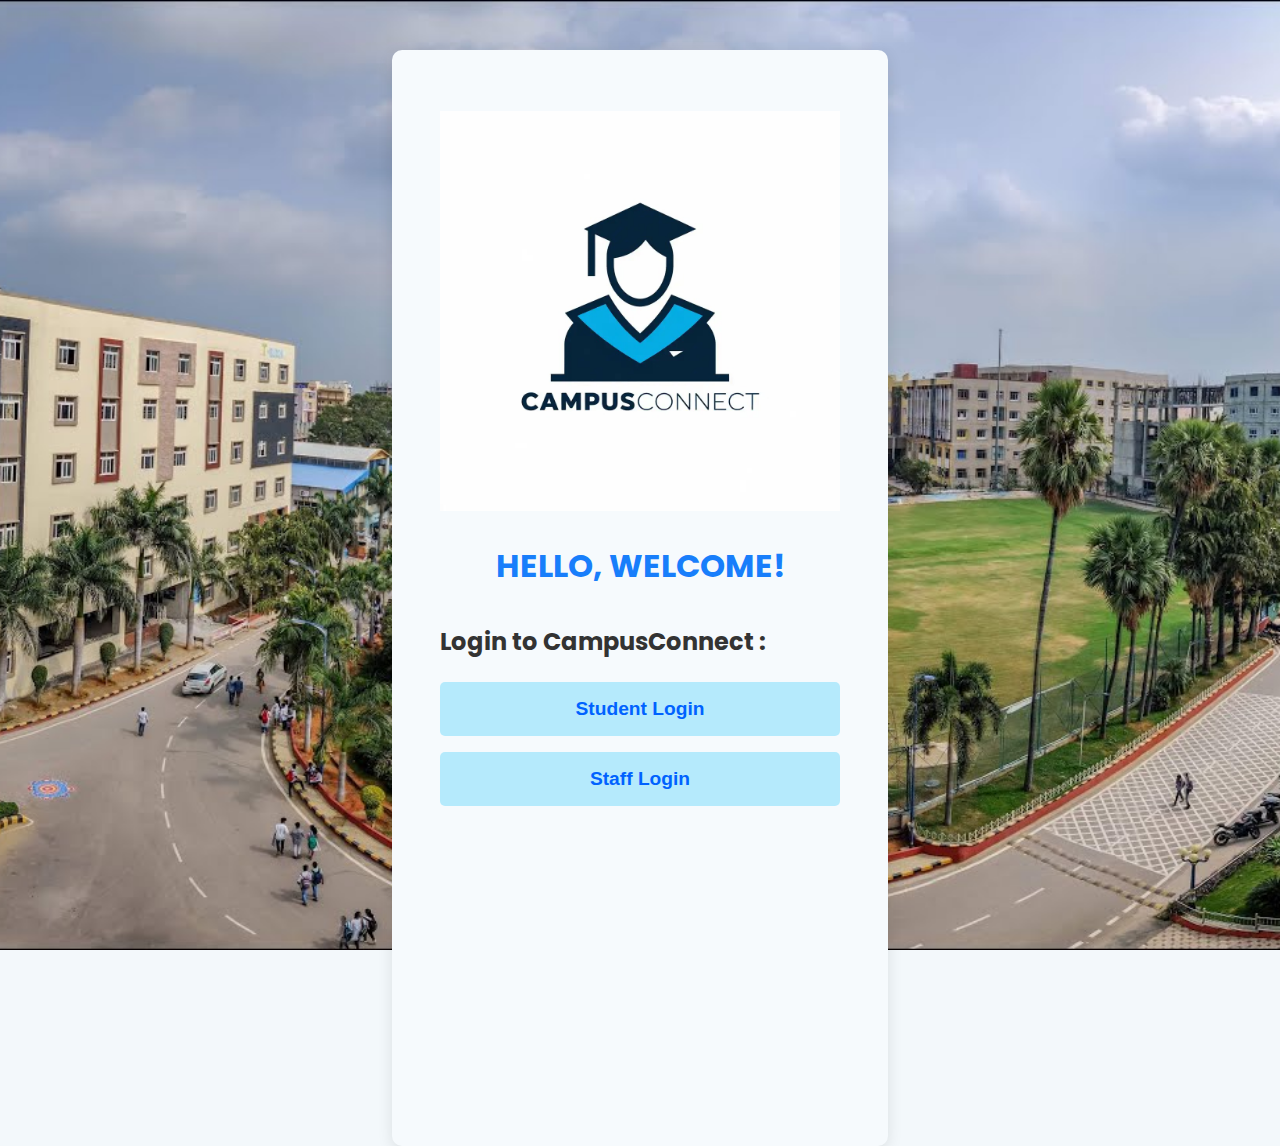
<file: index.html>
<!DOCTYPE html>
<html lang="en">
<head>
    <meta charset="UTF-8">
    <meta name="viewport" content="width=device-width, initial-scale=1.0">
    <title>CampusConnect Login</title>
    <link href="https://fonts.googleapis.com/css2?family=Poppins:wght@400;600&display=swap" rel="stylesheet">
    <link rel="stylesheet" href="style.css">
    <style>
        body{
            
            background-image: url("bc1.jpg") ;
             max-width: 100%;
             width:100%; 
             height:max-content;
             margin:0;
             padding: 0;
             background-size: cover;
             background-repeat: no-repeat;
             background-position: center;
             height: 100vh;
    }
   body::before{
    content: "";
    position:absolute;
    top: 0;
    left: 0;
    width: 100%;
    height: max-content;
    background: rgba(0, 0, 0, 0.4);
    z-index:-1
   }
        
    </style>
    
</head>
<body>
    <div class="bc"></div>
    <div class="login-container">
    <pre></pre>
        <img src="logo.jpg" alt="" width="100%" >
        <h1 align="center">HELLO, WELCOME!</h1>
        <h2 align="left">Login to CampusConnect :</h2></pre>
        
        <div id="role-selection">
            <button class="login-button student-login-btn">Student Login</button>
            <button class="login-button staff-login-btn">Staff Login</button>
        </div>

        <div id="login-forms">
            <div id="student-form" class="login-form hidden">
                <h2>Student Login</h2>
                <input type="text" placeholder="Student Username" class="login-input" required>
                <input type="password" placeholder="Password" class="login-input" required>
                <button class="submit-btn">Login</button>
                <button class="back-btn">Back</button>
            </div>
            
            <div id="staff-form" class="login-form hidden">
                <h2>Staff Login</h2>
                <input type="text" placeholder="Staff Username" class="login-input" required>
                <input type="password" placeholder="Password" class="login-input" required>
                <button class="submit-btn">Login</button>
                <button class="back-btn">Back</button>
            </div>
        </div>
    </div>
    
    <script src="script.js"></script>
</body>
</html>
</file>
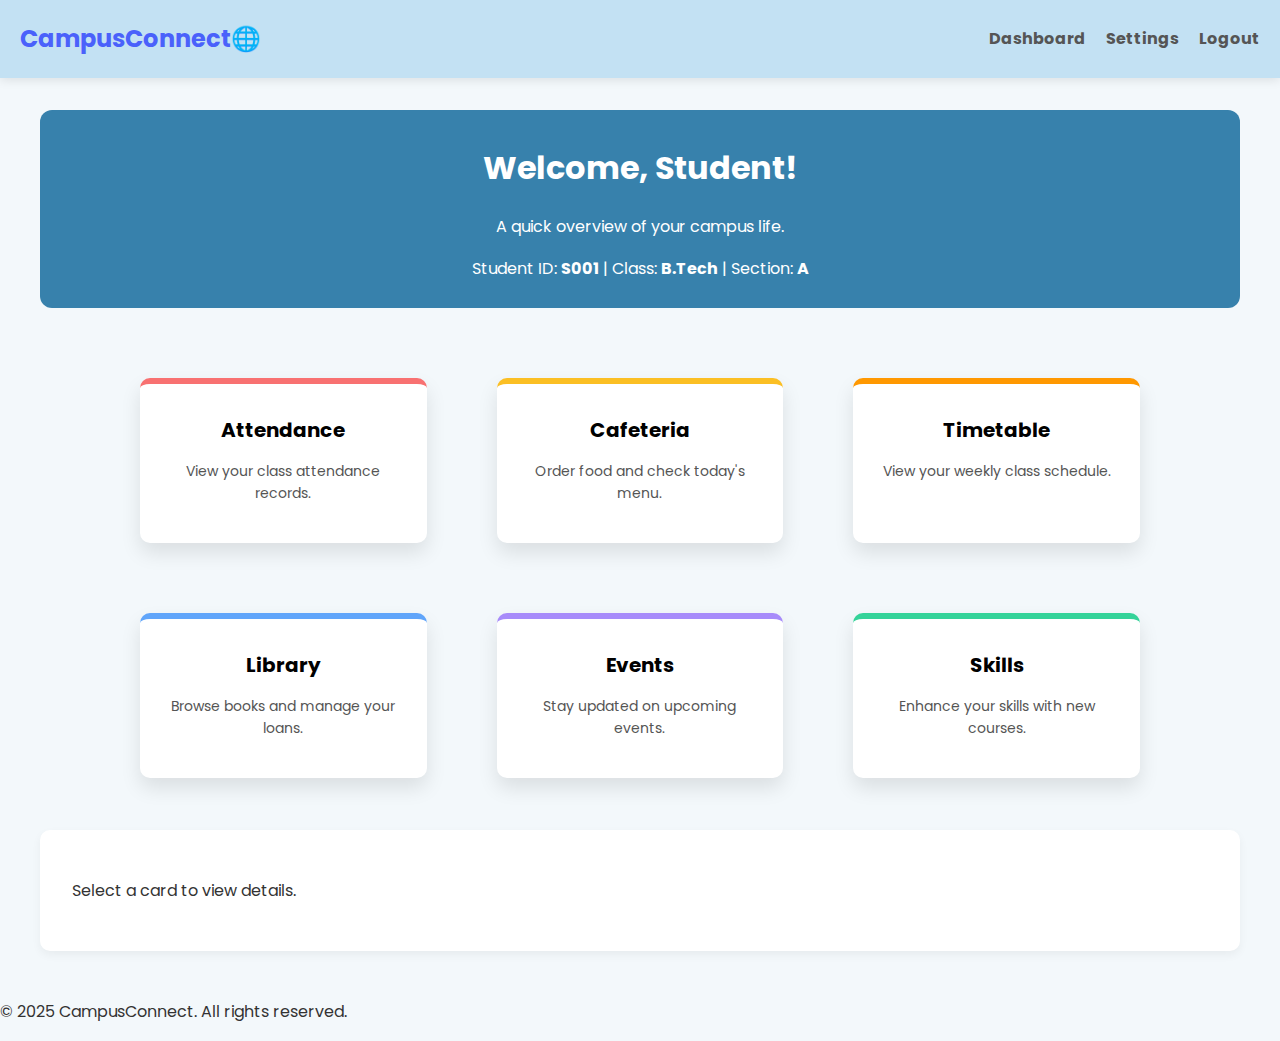
<file: main.html>
<!DOCTYPE html>
<html lang="en">
<head>
    <meta charset="UTF-8">
    <meta name="viewport" content="width=device-width, initial-scale=1.0">
    <title>CampusConnect</title>
    <link href="https://fonts.googleapis.com/css2?family=Poppins:wght@400;600&display=swap" rel="stylesheet">
    <link rel="stylesheet" href="style.css">
</head>
<body>
    <header class="topbar">
        <h2>CampusConnect🌐</h2>
        <nav>
            <ul class="nav-links">
                <li><a href="#">Dashboard</a></li>
                <li><a href="#">Settings</a></li>
                <li><a href="#">Logout</a></li>
            </ul>
        </nav>
        
    </header>

    <main class="dashboard-container">
        <div class="intro">
        <h1>Welcome, Student!</h1>
        <p>A quick overview of your campus life.</p>
        <p id="studentInfo">Student ID: [ID] | Class: [Class] | Section: [Section]</p></div>

        <div class="dashboard-grid">
            <a class="dashboard-card" id="attendance-card" href="#">
                <h3>Attendance</h3>
                <p>View your class attendance records.</p>
            </a>
            <a class="dashboard-card" id="cafeteria-card" href="#">
                <h3>Cafeteria</h3>
                <p>Order food and check today's menu.</p>
            </a>
            <a class="dashboard-card" id="timetable-card" href="#">
                <h3>Timetable</h3>
                <p>View your weekly class schedule.</p>
            </a>
            <a class="dashboard-card" id="library-card" href="#">
                <h3>Library</h3>
                <p>Browse books and manage your loans.</p>
            </a>
            <a class="dashboard-card" id="events-card" href="#">
                <h3>Events</h3>
                <p>Stay updated on upcoming events.</p>
            </a>
            <a class="dashboard-card" id="skills-card" href="#">
                <h3>Skills</h3>
                <p>Enhance your skills with new courses.</p>
            </a>
        </div>

        <div id="dynamic-content">
            <p>Select a card to view details.</p>
        </div>
    </main>
    
    <footer>
        <p>&copy; 2025 CampusConnect. All rights reserved.</p>
    </footer>
    <script src="script.js"></script>
</body>
</html>
</file>
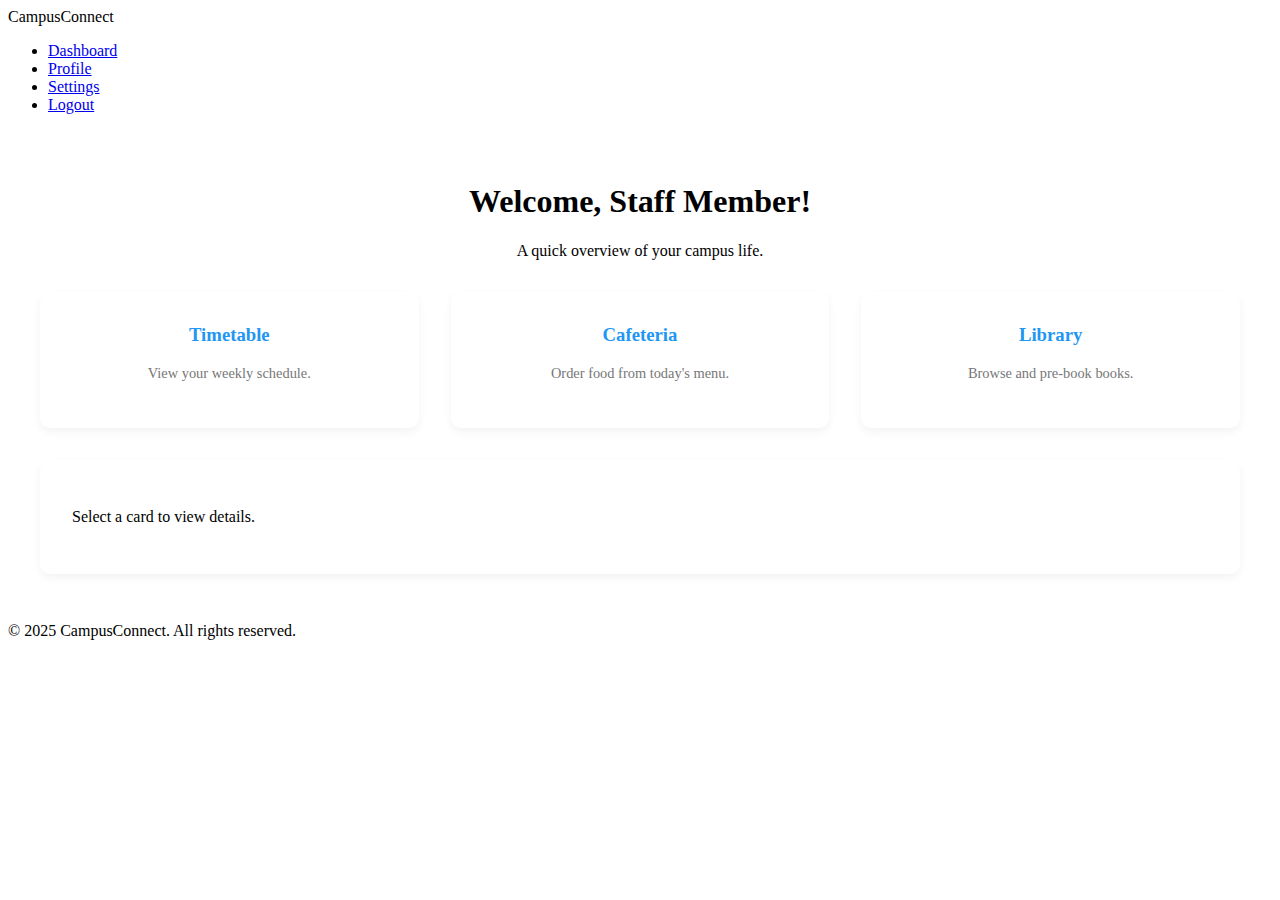
<file: staff.html>
<!DOCTYPE html>
<html lang="en">
<head>
    <meta charset="UTF-8">
    <meta name="viewport" content="width=device-width, initial-scale=1.0">
    <title>Staff Dashboard - CampusConnect</title>
    
    <style>
        /* Additional CSS for the dashboard page */
        .staff-dashboard-container {
            padding: 2rem;
            max-width: 1200px;
            margin: auto;
            text-align: center;
        }

        .dashboard-grid {
            display: grid;
            grid-template-columns: repeat(auto-fit, minmax(250px, 1fr));
            gap: 2rem;
            margin-top: 2rem;
        }

        .dashboard-card {
            background-color: #fff;
            padding: 2rem;
            border-radius: 10px;
            box-shadow: 0 4px 10px rgba(0, 0, 0, 0.05);
            transition: transform 0.3s ease;
            cursor: pointer;
        }

        .dashboard-card:hover {
            transform: translateY(-5px);
        }

        .dashboard-card h3 {
            color: #2196F3;
            margin-top: 0;
        }

        .dashboard-card p {
            font-size: 0.9rem;
            color: #777;
        }
        
        #dynamic-content {
            background-color: #fff;
            padding: 2rem;
            margin-top: 2rem;
            border-radius: 10px;
            box-shadow: 0 4px 10px rgba(0, 0, 0, 0.05);
            text-align: left;
        }

        .content-list {
            list-style: none;
            padding: 0;
        }
        
        .content-list li {
            background: #f9f9f9;
            margin-bottom: 10px;
            padding: 1rem;
            border-left: 5px solid #2196F3;
            border-radius: 5px;
            display: flex;
            justify-content: space-between;
            align-items: center;
        }

        .timetable-table {
            width: 100%;
            border-collapse: collapse;
        }
        
        .timetable-table th, .timetable-table td {
            padding: 1rem;
            border-bottom: 1px solid #ddd;
            text-align: left;
        }
        
        .timetable-table th {
            background-color: #2196F3;
            color: #fff;
        }
    </style>
</head>
<body>
    <header>
        <nav>
            <div class="logo">CampusConnect</div>
            <ul class="nav-links">
                <li><a href="#">Dashboard</a></li>
                <li><a href="#">Profile</a></li>
                <li><a href="#">Settings</a></li>
                <li><a href="/">Logout</a></li>
            </ul>
        </nav>
    </header>

    <main class="staff-dashboard-container">
        <h1>Welcome, Staff Member!</h1>
        <p>A quick overview of your campus life.</p>

        <div class="dashboard-grid">
            <div class="dashboard-card" id="timetable-card">
                <h3>Timetable</h3>
                <p>View your weekly schedule.</p>
            </div>
            <div class="dashboard-card" id="cafeteria-card">
                <h3>Cafeteria</h3>
                <p>Order food from today's menu.</p>
            </div>
            <div class="dashboard-card" id="library-card">
                <h3>Library</h3>
                <p>Browse and pre-book books.</p>
            </div>
        </div>

        <div id="dynamic-content">
            <p>Select a card to view details.</p>
        </div>
    </main>
    
    <footer>
        <p>&copy; 2025 CampusConnect. All rights reserved.</p>
    </footer>
    <script src="script.js"></script>
</body>
</html>
</file>
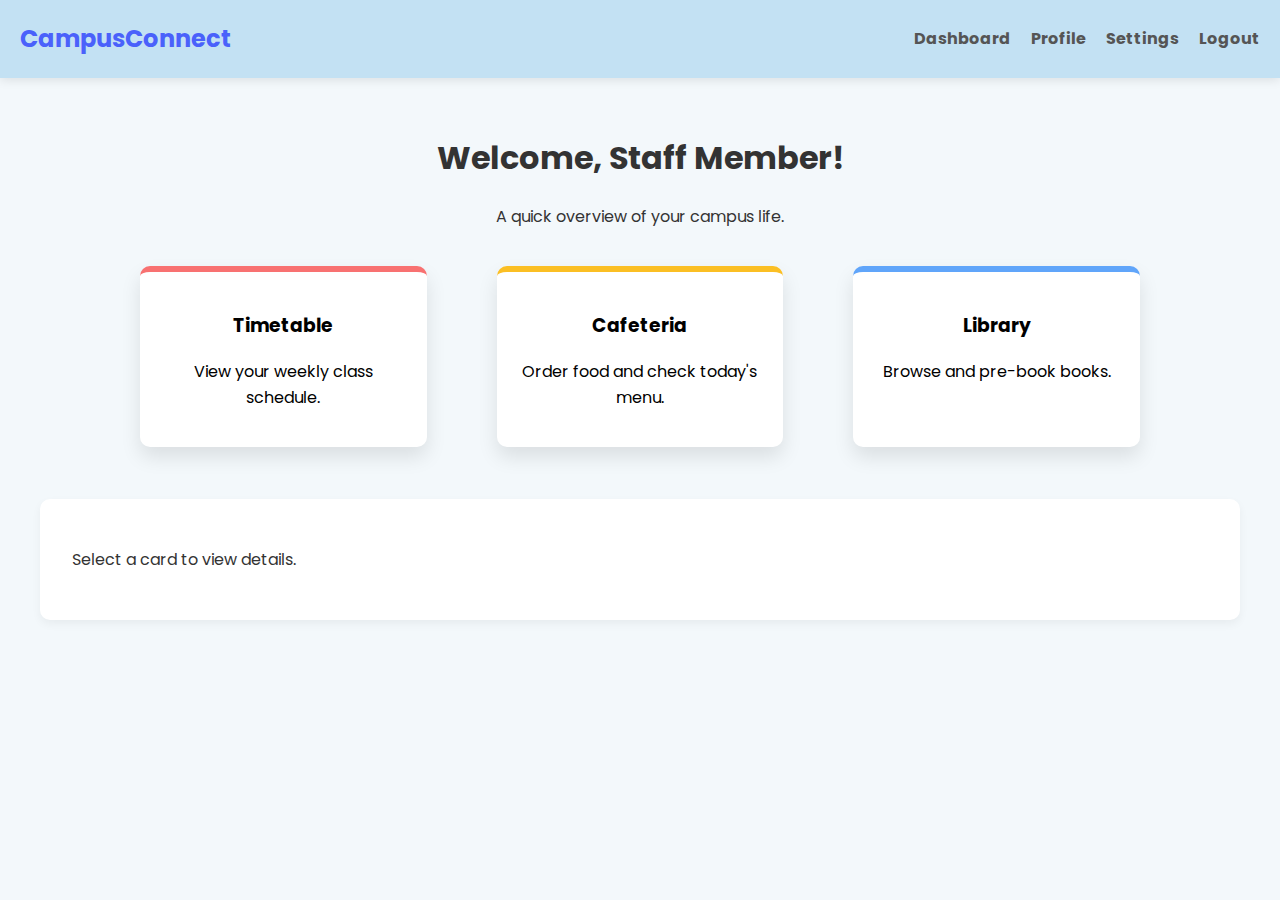
<file: staff_dashboard.html>
<!DOCTYPE html>
<html lang="en">
<head>
    <meta charset="UTF-8">
    <meta name="viewport" content="width=device-width, initial-scale=1.0">
    <title>Staff Dashboard - CampusConnect</title>
    <link href="https://fonts.googleapis.com/css2?family=Poppins:wght@400;600&display=swap" rel="stylesheet">
    <link rel="stylesheet" href="style.css">
</head>
<body>
    <header class="topbar">
        <h2>CampusConnect</h2>
        <nav>
            <ul class="nav-links">
                <li><a href="#">Dashboard</a></li>
                <li><a href="#">Profile</a></li>
                <li><a href="#">Settings</a></li>
                <li><a href="#">Logout</a></li>
            </ul>
        </nav>
    </header>
    <main class="staff-dashboard-container">
        <h1>Welcome, Staff Member!</h1>
        <p>A quick overview of your campus life.</p>
        <div class="staffdashboard-grid">
            <a class="staffdashboard-card" id="timetable-card" href="#">
                <h3>Timetable</h3>
                <p>View your weekly class schedule.</p>
            </a>
            <a class="staffdashboard-card" id="cafeteria-card" href="#">
                <h3>Cafeteria</h3>
                <p>Order food and check today's menu.</p>
            </a>
            <a class="staffdashboard-card" id="library-card" href="#">
                <h3>Library</h3>
                <p>Browse and pre-book books.</p>
            </a>
        </div>
        <div id="dynamic-content">
            <p>Select a card to view details.</p>
        </div>
    </main>
    <script src="script.js"></script>
</body>
</html>
</file>
<file: style.css>
body {
    /* margin-top: 30px; */
    font-family: 'Poppins', sans-serif;
    margin: 0;
    padding: 0;
    background-color: rgb(243, 248, 251);
   /* background-image: -webkit-image-set(bc.); */
    color: #333;
    line-height: 1.6;
}

/* --- Topbar and Navigation --- */
.topbar {
    display: flex;
    justify-content: space-between;
    align-items: center;
    padding: 20px;
    background-color:rgb(195, 225, 243);
    box-shadow: 0 2px 10px rgba(0, 0, 0, 0.1);
}
.topbar h2 {
    margin: 0;
    color:rgb(74, 97, 251);
}
.nav-links {
    list-style: none;
    margin: 0;
    padding: 0;
    display: flex;
    gap: 20px;
}
.nav-links a {
    text-decoration: none;
    color: #555;
    font-weight: bold;
    transition: color 0.3s;
}
.nav-links a:hover {
    color: #3b83f6;
}

/* --- Login Page Styles --- */
.login-container {
    background-color: rgb(246, 250, 253);
    padding: 3rem;
    border-radius: 10px;
    box-shadow: 0 4px 15px rgba(0, 0, 0, 0.1);
    max-width: 400px;
    width: 500px;
    margin: 50px auto;
    height:1000px;
    /* position: fixed; */
    margin-top:20px auto;
    text-align: center;
    z-index: 1;
    animation:slideUp 2.0s ease-in-out;
 }
 @keyframes slideUp {
    from { transform: translateY(40px); opacity: 0; }
    to{ transform: translateY(0); opacity: 1;}
 }



.login-container h1 {
    color: rgb(24, 126, 251);
    margin-bottom: 2rem;
}
.login-button {
    width: 100%;
    padding: 1rem;
    margin-bottom: 1rem;
    border: none;
    border-radius: 5px;
    font-size: 1.2rem;
    font-weight: 600;
    cursor: pointer;
    transition: background-color 0.3s ease;
    font-family:sans-serif;
}
.student-login-btn {
    background-color:rgb(181, 234, 252);
    color:rgb(0, 98, 255);
}
.staff-login-btn {
    background-color: rgb(181, 234, 252);
    color:rgb(0, 98, 255);
}
.login-button:hover {
    /* filter: brightness(95%); */
    color: white;
    background-color:rgb(60, 117, 249);
}
.login-form {
    display: flex;
    flex-direction: column;
    gap: 1rem;
}
.hidden {
    display: none;
}
.login-input {
    padding: 0.8rem;
    border: 1px solid #ccc;
    border-radius: 5px;
    font-size: 1rem;
}
.submit-btn, .back-btn {
    padding: 0.8rem;
    border: none;
    border-radius: 5px;
    font-size: 1rem;
    font-weight: 600;
    cursor: pointer;
    transition: background-color 0.3s ease;
}
.submit-btn {
    background-color: #4CAF50;
    color: #fff;
}
.back-btn {
    background-color: #ddd;
    color: #333;
}
.submit-btn:hover, .back-btn:hover {
    filter: brightness(95%);
}

/* --- Hero Section --- */
.hero {
    text-align: center;
    padding: 50px 20px;
    background: linear-gradient(135deg, #3b83f6, #de33ea);
    color: white;
    border-radius: 0 0 30px 30px;
    box-shadow: 0 6px 20px rgba(0, 0, 0, 0.2);
}
.hero h1 {
    font-size: 36px;
    margin-bottom: 10px;
}
.hero p {
    font-size: 18px;
    opacity: 0.9;
}

/* --- Dashboard Styles (for both student and staff) --- */
.dashboard-container, .staff-dashboard-container {
    padding: 2rem;
    max-width: 1200px;
    margin: auto;
    text-align: center;
}
.dashboard-grid {
    display: grid;
    grid-template-columns: repeat(auto-fit, minmax(250px, 1fr));
    gap: 70px;
     max-width: 1000px; 
  margin: 0 auto;
   height: 400px;
  padding: 20px;

}
.dashboard-card {
    background: white;
    padding: 20px;
    border-radius: 10px;
    text-decoration: none;
    color: black;
    text-align: center;
    box-shadow: 0 10px 20px rgba(0, 0, 0, 0.1);
    transition: transform 0.3s ease, box-shadow 0.3s ease;
    cursor: pointer;
}
.dashboard-card:hover {
    transform: scale(1.03);
    box-shadow: 0 10px 25px rgba(0, 0, 0, 0.2);

    
}


.dashboard-card h3 {
    margin: 10px 0;
    font-size: 20px;
}
.dashboard-card p {
    font-size: 14px;
    color: #555;
}

.staffdashboard-grid {
    display: grid;
    grid-template-columns: repeat(auto-fit, minmax(250px, 1fr));
    gap: 70px;
     max-width: 1000px; 
  margin: 0 auto;
  
  padding: 20px;

}
.staffdashboard-card {
    background: white;
    padding: 20px;
    border-radius: 10px;
    text-decoration: none;
    color: black;
    text-align: center;
    box-shadow: 0 10px 20px rgba(0, 0, 0, 0.1);
    transition: transform 0.3s ease, box-shadow 0.3s ease;
    cursor: pointer;
}
.staffdashboard-card:hover {
    transform: scale(1.03);
    box-shadow: 0 10px 25px rgba(0, 0, 0, 0.2);}

/* --- Unique colors per card for both dashboards --- */
.dashboard-card#timetable-card { border-top: 6px solid #ff9800; }
.dashboard-card#attendance-card { border-top: 6px solid #f87171; }
.dashboard-card#skills-card { border-top: 6px solid #34d399; }
.dashboard-card#cafeteria-card { border-top: 6px solid #fbbf24; }
.dashboard-card#library-card { border-top: 6px solid #60a5fa; }
.dashboard-card#events-card { border-top: 6px solid #a78bfa; }

.staffdashboard-card#timetable-card { border-top: 6px solid  #f87171;}
.staffdashboard-card#cafeteria-card { border-top: 6px solid #fbbf24; }
.staffdashboard-card#library-card { border-top: 6px solid #60a5fa; }


/* --- Dynamic content area and timetable styles --- */
#dynamic-content {
    background-color: #fff;
    padding: 2rem;
    margin-top: 2rem;
    border-radius: 10px;
    box-shadow: 0 4px 10px rgba(0, 0, 0, 0.05);
    text-align: left;
    max-width: 1200px;
    margin-left: auto;
    margin-right: auto;
}
.content-list {
    list-style: none;
    padding: 0;
}
.content-list li {
    background: #f9f9f9;
    margin-bottom: 10px;
    padding: 1rem;
    border-left: 5px solid #3b83f6;
    border-radius: 5px;
    display: flex;
    justify-content: space-between;
    align-items: center;
}
.timetable-table {
    width: 100%;
    border-collapse: collapse;
}
.timetable-table th, .timetable-table td {
    padding: 1rem;
    border-bottom: 1px solid #ddd;
    text-align: left;
}
.timetable-table th {
    background-color: #3b83f6;
    color: #fff;
}
.intro{
    background-color: rgb(55, 129, 172);
    color: white;
    text-shadow: gray 100px;
    padding: 10px;
    text-align: center;
   border-radius: 12px 12px 12px 12px;
   margin-bottom: 50px;
}
.intro1{
    background-color:  rgb(55, 129, 172);
    color: white;
    text-shadow: gray 100px;
    padding: 10px;
    text-align: center;
   border-radius: 12px 12px 12px 12px;
   margin-bottom: 50px;
}
/* .bc{
    position: fixed;
    background-image: url("bc1.jpg");

    width: 100%;
    height:100%; */
    /* background: linear-gradient(rgba(0,0,0,0.5),rgba(0,0,0,0.5)); */
    /* background-size: cover; */
    /* background-position: center; */
    /* background-repeat: no-repeat;
    background-attachment: fixed;
    z-index: -1; */
/* }
.h2
</file>
